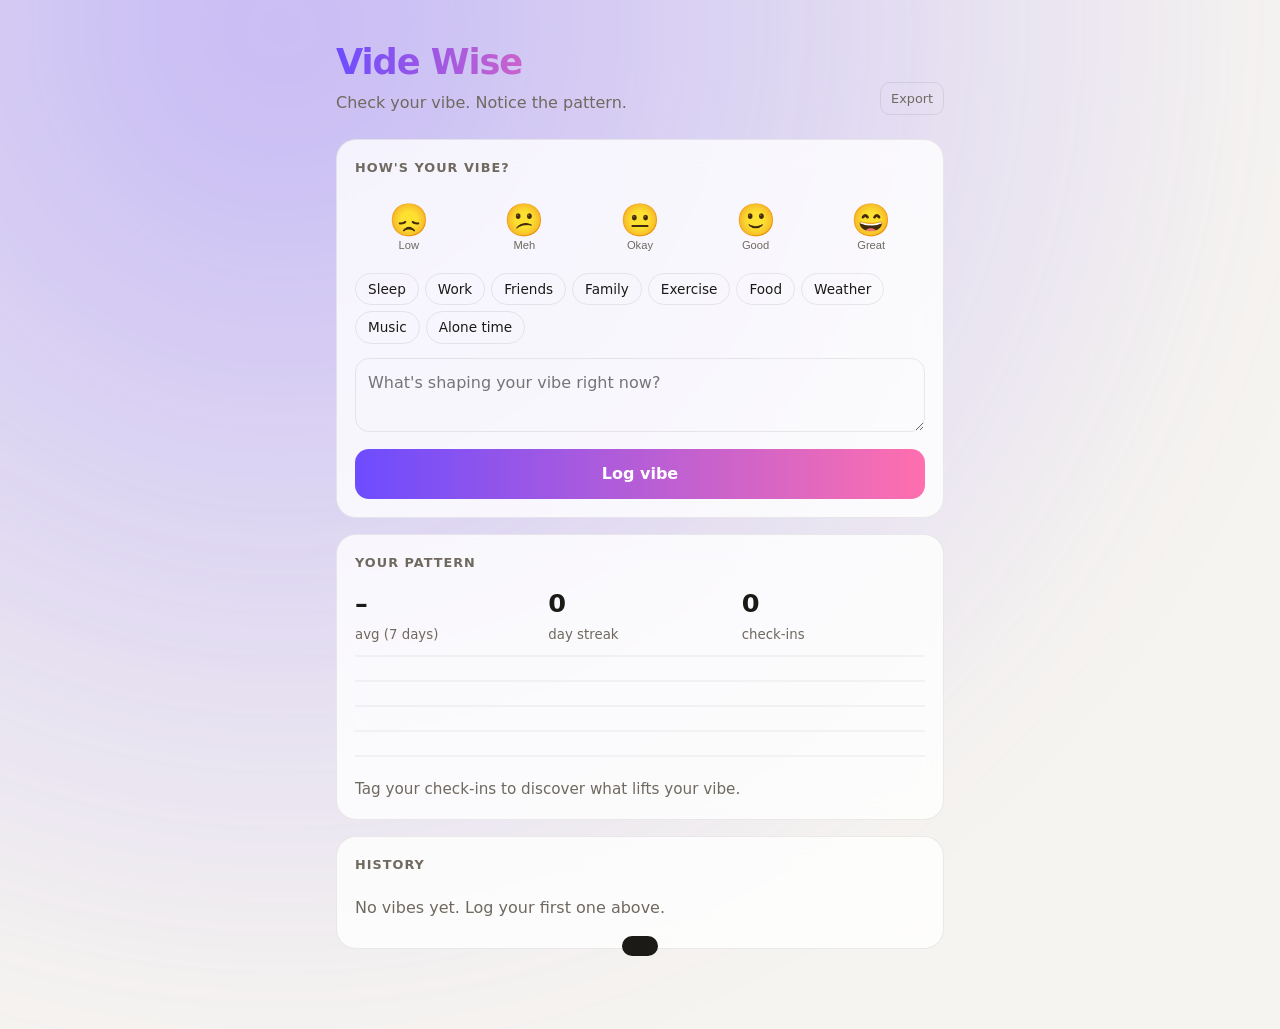
<file: index.html>
<!doctype html>
<html lang="en">
<head>
<meta charset="utf-8">
<meta name="viewport" content="width=device-width,initial-scale=1">
<title>Vide Wise</title>
<style>
:root{--bg:#f6f4f0;--fg:#1c1a17;--muted:#6f695f;--card:#ffffffcc;--line:#00000014;--accent:#6d4cff;--accent2:#ff6fae}
@media (prefers-color-scheme:dark){:root{--bg:#100f14;--fg:#efebe5;--muted:#9a948b;--card:#1d1b24cc;--line:#ffffff14;--accent:#9b85ff;--accent2:#ff8cc0}}
*{box-sizing:border-box}html,body{margin:0}
body{background:var(--bg);color:var(--fg);font:16px/1.5 system-ui,-apple-system,"Segoe UI",sans-serif;min-height:100vh;transition:background .6s}
#glow{position:fixed;inset:-20vmax;z-index:-1;filter:blur(80px);opacity:.35;transition:background .8s}
main{max-width:640px;margin:0 auto;padding:36px 16px 64px}
header{display:flex;justify-content:space-between;align-items:end;gap:12px;margin-bottom:24px}
h1{margin:0;font-size:2.2rem;letter-spacing:-.03em;background:linear-gradient(90deg,var(--accent),var(--accent2));-webkit-background-clip:text;background-clip:text;color:transparent}
.sub{color:var(--muted);margin:2px 0 0}
.card{background:var(--card);backdrop-filter:blur(12px);border:1px solid var(--line);border-radius:20px;padding:18px;margin-bottom:16px}
h2{font-size:.8rem;text-transform:uppercase;letter-spacing:.08em;color:var(--muted);margin:0 0 12px}
.moods{display:grid;grid-template-columns:repeat(5,1fr);gap:8px}
.moods button{font-size:2rem;padding:10px 0 6px;border:2px solid transparent;border-radius:16px;background:transparent;cursor:pointer;transition:transform .15s,border-color .15s;color:var(--fg)}
.moods button span{display:block;font-size:.7rem;color:var(--muted)}
.moods button:hover{transform:translateY(-3px)}
.moods button.on{border-color:var(--accent);transform:scale(1.06)}
.tags{display:flex;flex-wrap:wrap;gap:6px;margin-top:14px}
.tags button{border:1px solid var(--line);background:transparent;color:var(--fg);border-radius:999px;padding:5px 12px;font:inherit;font-size:.85rem;cursor:pointer}
.tags button.on{background:var(--accent);border-color:var(--accent);color:#fff}
textarea{width:100%;margin:14px 0 10px;padding:12px;border-radius:14px;border:1px solid var(--line);background:transparent;color:var(--fg);font:inherit;min-height:70px;resize:vertical}
.primary{width:100%;background:linear-gradient(90deg,var(--accent),var(--accent2));color:#fff;border:0;border-radius:14px;padding:13px;font:inherit;font-weight:700;cursor:pointer}
.stats{display:grid;grid-template-columns:repeat(3,1fr);gap:10px}
.stat b{display:block;font-size:1.6rem}.stat small{color:var(--muted)}
svg{width:100%;height:120px;display:block}
.insight{margin:12px 0 0;color:var(--muted);font-size:.95rem}
ul{list-style:none;padding:0;margin:0}
li{display:flex;gap:12px;padding:10px 0;border-top:1px solid var(--line);align-items:start}
li:first-child{border-top:0}li .e{font-size:1.6rem}li small{color:var(--muted);display:block}
li .t{font-size:.75rem;color:var(--accent)}li .x{margin-left:auto;background:none;border:0;color:var(--muted);cursor:pointer;font-size:1.1rem}
.ghost{background:none;border:1px solid var(--line);color:var(--muted);border-radius:10px;padding:6px 10px;font:inherit;font-size:.8rem;cursor:pointer}
#toast{position:fixed;left:50%;bottom:24px;transform:translateX(-50%) translateY(80px);background:var(--fg);color:var(--bg);padding:10px 18px;border-radius:999px;transition:transform .3s}
#toast.show{transform:translateX(-50%) translateY(0)}
</style>
</head>
<body>
<div id="glow"></div>
<main>
<header><div><h1>Vide Wise</h1><p class="sub">Check your vibe. Notice the pattern.</p></div><button class="ghost" id="export">Export</button></header>

<section class="card">
<h2>How's your vibe?</h2>
<div class="moods" id="moods"></div>
<div class="tags" id="tags"></div>
<textarea id="note" placeholder="What's shaping your vibe right now?"></textarea>
<button class="primary" id="save">Log vibe</button>
</section>

<section class="card">
<h2>Your pattern</h2>
<div class="stats">
<div class="stat"><b id="sAvg">–</b><small>avg (7 days)</small></div>
<div class="stat"><b id="sStreak">0</b><small>day streak</small></div>
<div class="stat"><b id="sCount">0</b><small>check-ins</small></div>
</div>
<svg id="chart" viewBox="0 0 300 120" preserveAspectRatio="none"></svg>
<p class="insight" id="insight">Log a few vibes to see insights.</p>
</section>

<section class="card">
<h2>History</h2>
<ul id="log"></ul>
</section>
</main>
<div id="toast"></div>
<script>
const M=[["😞","Low","#5b6b8c"],["😕","Meh","#7a7fa8"],["😐","Okay","#a49b8a"],["🙂","Good","#e2a24a"],["😄","Great","#ff6fae"]];
const T=["Sleep","Work","Friends","Family","Exercise","Food","Weather","Music","Alone time"];
let pick=null,tags=new Set();
const $=id=>document.getElementById(id);
const get=()=>{try{return JSON.parse(localStorage.vw||"[]")}catch{return[]}};
const put=v=>{try{localStorage.vw=JSON.stringify(v)}catch{}};
const esc=s=>s.replace(/[<>&"]/g,c=>({"<":"&lt;",">":"&gt;","&":"&amp;",'"':"&quot;"}[c]));
const day=t=>new Date(t).toDateString();
function toast(m){const e=$("toast");e.textContent=m;e.classList.add("show");setTimeout(()=>e.classList.remove("show"),1800)}
function glow(i){const c=i==null?"#6d4cff":M[i][2];$("glow").style.background=`radial-gradient(circle at 30% 20%,${c},transparent 60%)`}

M.forEach(([e,l],i)=>{const b=document.createElement("button");b.innerHTML=`${e}<span>${l}</span>`;b.onclick=()=>{pick=i;[...$("moods").children].forEach((c,j)=>c.classList.toggle("on",j===i));glow(i)};$("moods").append(b)});
T.forEach(t=>{const b=document.createElement("button");b.textContent=t;b.onclick=()=>{tags.has(t)?tags.delete(t):tags.add(t);b.classList.toggle("on")};$("tags").append(b)});

function stats(d){
 $("sCount").textContent=d.length;
 const wk=d.filter(x=>Date.now()-x.t<7*864e5);
 $("sAvg").textContent=wk.length?M[Math.round(wk.reduce((a,x)=>a+x.m,0)/wk.length)][0]:"–";
 const days=new Set(d.map(x=>day(x.t)));let s=0,c=new Date();
 if(!days.has(c.toDateString()))c.setDate(c.getDate()-1);
 while(days.has(c.toDateString())){s++;c.setDate(c.getDate()-1)}
 $("sStreak").textContent=s;
 // chart: daily average for last 14 days
 const pts=[];for(let i=13;i>=0;i--){const dt=new Date();dt.setDate(dt.getDate()-i);const v=d.filter(x=>day(x.t)===dt.toDateString());pts.push(v.length?v.reduce((a,x)=>a+x.m,0)/v.length:null)}
 const xy=pts.map((v,i)=>v==null?null:[i*300/13,110-v*25]).filter(Boolean);
 const path=xy.map((p,i)=>(i?"L":"M")+p.join(",")).join("");
 $("chart").innerHTML=`<defs><linearGradient id="g" x1="0" x2="1"><stop offset="0" stop-color="var(--accent)"/><stop offset="1" stop-color="var(--accent2)"/></linearGradient></defs>`+
  [0,1,2,3,4].map(i=>`<line x1="0" x2="300" y1="${110-i*25}" y2="${110-i*25}" stroke="var(--line)"/>`).join("")+
  (xy.length>1?`<path d="${path}" fill="none" stroke="url(#g)" stroke-width="3" stroke-linecap="round" stroke-linejoin="round" vector-effect="non-scaling-stroke"/>`:"")+
  xy.map(p=>`<circle cx="${p[0]}" cy="${p[1]}" r="3.5" fill="var(--accent)"/>`).join("");
 // insight: tag with best/worst average
 const by={};d.forEach(x=>(x.g||[]).forEach(t=>(by[t]=by[t]||[]).push(x.m)));
 const r=Object.entries(by).filter(([,v])=>v.length>=2).map(([t,v])=>[t,v.reduce((a,b)=>a+b,0)/v.length]).sort((a,b)=>b[1]-a[1]);
 $("insight").textContent=r.length>=2?`✨ Your vibe is best around “${r[0][0]}” and lowest around “${r.at(-1)[0]}”.`:r.length?`✨ “${r[0][0]}” averages ${M[Math.round(r[0][1])][1].toLowerCase()}. Keep tagging for more insights.`:"Tag your check-ins to discover what lifts your vibe.";
}
function render(){
 const d=get();stats(d);
 $("log").innerHTML=d.length?d.slice(0,50).map((x,i)=>`<li><span class="e">${M[x.m][0]}</span><div>${x.n?esc(x.n):"<i>no note</i>"}${x.g&&x.g.length?`<div class="t">${x.g.map(esc).join(" · ")}</div>`:""}<small>${new Date(x.t).toLocaleString()}</small></div><button class="x" data-i="${i}" aria-label="Delete">×</button></li>`).join(""):'<li style="color:var(--muted)">No vibes yet. Log your first one above.</li>';
}
$("log").onclick=e=>{const i=e.target.dataset.i;if(i==null)return;const d=get();d.splice(+i,1);put(d);render();toast("Deleted")};
$("save").onclick=()=>{if(pick===null)return toast("Pick a vibe first");
 put([{m:pick,n:$("note").value.trim(),g:[...tags],t:Date.now()},...get()]);
 $("note").value="";tags.clear();[...$("tags").children].forEach(b=>b.classList.remove("on"));
 render();toast(pick>=3?"Nice vibe ✨":"Logged. Be kind to yourself 💜")};
$("export").onclick=()=>{const a=document.createElement("a");a.href=URL.createObjectURL(new Blob([JSON.stringify(get(),null,2)],{type:"application/json"}));a.download="vide-wise.json";a.click()};
glow(null);render();
</script>
</body>
</html>
</file>
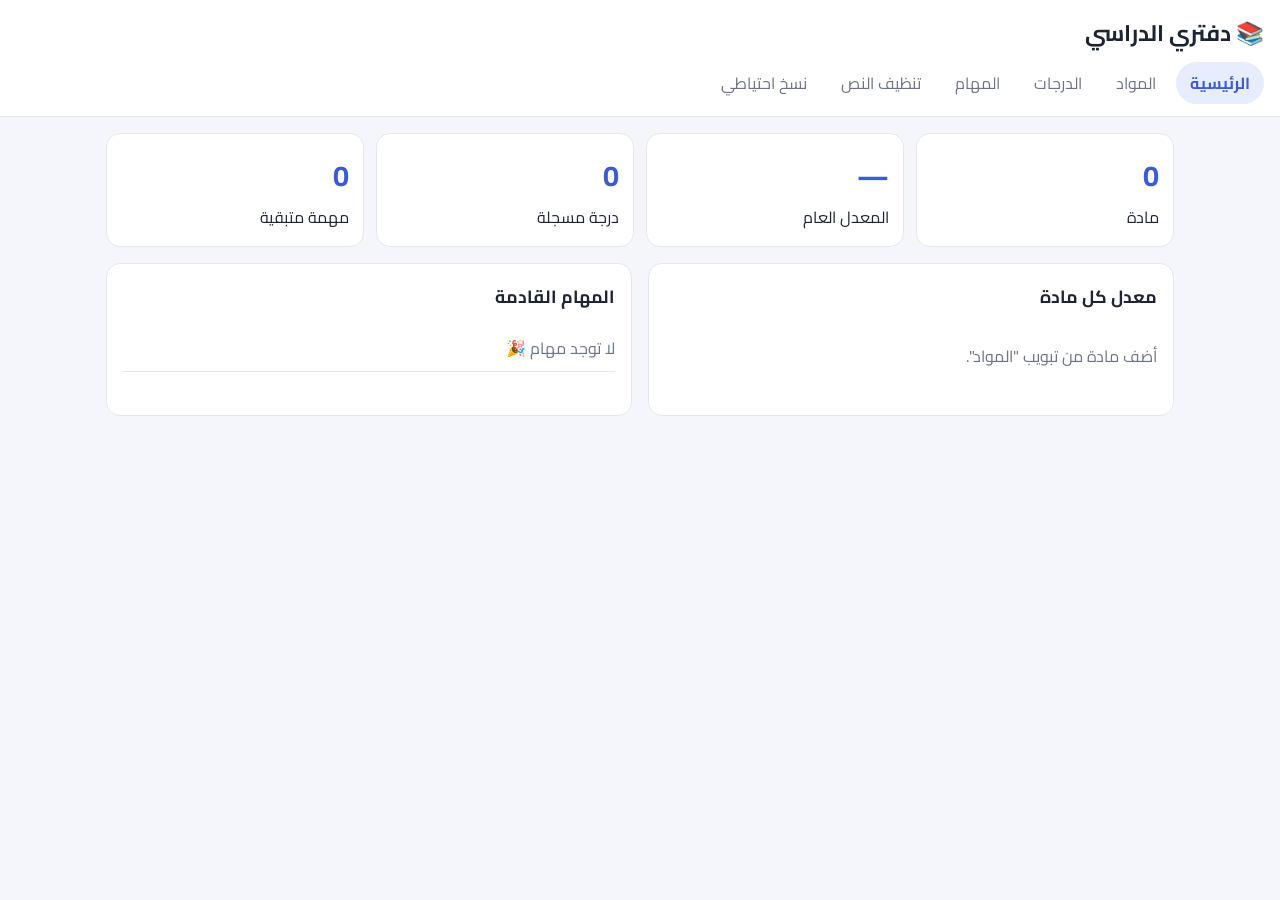
<file: study-notebook.html>
<!doctype html>
<html lang="ar" dir="rtl">
<head>
  <meta charset="utf-8">
  <meta name="viewport" content="width=device-width, initial-scale=1">
  <title>دفتري الدراسي</title>
  <link href="https://fonts.googleapis.com/css2?family=Cairo:wght@400;600;700&display=swap" rel="stylesheet">
  <style>
:root {
  --bg: #f4f6fb; --card: #fff; --text: #1d2433; --muted: #6b7385;
  --line: #e3e7ef; --accent: #3b5bdb; --accent-soft: #e7ecff;
  --good: #2f9e44; --mid: #e8890c; --bad: #e03131;
}
@media (prefers-color-scheme: dark) {
  :root { --bg: #12151c; --card: #1b2029; --text: #e6e9f0; --muted: #9aa3b5;
    --line: #2b3240; --accent: #7b93ff; --accent-soft: #252d45; }
}
* { box-sizing: border-box; }
body { margin: 0; font-family: "Cairo", system-ui, sans-serif; background: var(--bg); color: var(--text); }
.top { background: var(--card); border-bottom: 1px solid var(--line); padding: 12px 16px; position: sticky; top: 0; z-index: 5; }
.top h1 { margin: 0 0 8px; font-size: 1.4rem; }
.tabs { display: flex; gap: 6px; overflow-x: auto; }
.tab { border: 0; background: transparent; color: var(--muted); font: inherit; padding: 6px 14px; border-radius: 999px; cursor: pointer; white-space: nowrap; }
.tab.active { background: var(--accent-soft); color: var(--accent); font-weight: 700; }
main { max-width: 1100px; margin: 0 auto; padding: 16px; }
.panel { display: none; } .panel.active { display: block; }
.card { background: var(--card); border: 1px solid var(--line); border-radius: 14px; padding: 16px; margin-bottom: 16px; overflow-x: auto; }
.card h2 { margin: 0 0 12px; font-size: 1.1rem; }
.stats { display: grid; grid-template-columns: repeat(auto-fit, minmax(150px, 1fr)); gap: 12px; margin-bottom: 16px; }
.stat { background: var(--card); border: 1px solid var(--line); border-radius: 14px; padding: 14px; display: flex; flex-direction: column; }
.stat .num { font-size: 1.8rem; font-weight: 700; color: var(--accent); }
.grid2 { display: grid; grid-template-columns: repeat(auto-fit, minmax(300px, 1fr)); gap: 16px; }
.form { display: grid; grid-template-columns: repeat(auto-fit, minmax(180px, 1fr)); gap: 10px 14px; align-items: end; }
.form h2, .form .actions { grid-column: 1 / -1; }
label { display: flex; flex-direction: column; gap: 4px; font-size: .9rem; color: var(--muted); }
input, select, textarea { font: inherit; color: var(--text); background: var(--bg); border: 1px solid var(--line); border-radius: 8px; padding: 8px 10px; }
textarea { resize: vertical; width: 100%; }
.actions { display: flex; flex-wrap: wrap; gap: 8px; align-items: center; margin-top: 8px; }
.btn { font: inherit; border: 1px solid var(--accent); background: var(--accent); color: #fff; padding: 7px 16px; border-radius: 8px; cursor: pointer; display: inline-block; }
.btn.ghost { background: transparent; color: var(--accent); }
.btn.danger { background: transparent; border-color: var(--bad); color: var(--bad); }
.btn.sm { padding: 2px 10px; font-size: .85rem; }
table { width: 100%; border-collapse: collapse; }
th, td { text-align: start; padding: 8px; border-bottom: 1px solid var(--line); white-space: nowrap; }
th { color: var(--muted); font-weight: 600; font-size: .9rem; }
.list { list-style: none; margin: 0; padding: 0; }
.list li { padding: 8px 0; border-bottom: 1px solid var(--line); display: flex; gap: 8px; align-items: center; }
.list li .grow { flex: 1; }
.tasks li.done .grow { text-decoration: line-through; color: var(--muted); }
.tag { font-size: .8rem; background: var(--accent-soft); color: var(--accent); padding: 1px 8px; border-radius: 999px; }
.late { color: var(--bad); font-weight: 600; }
.bars .row { margin-bottom: 10px; }
.bars .lbl { display: flex; justify-content: space-between; font-size: .9rem; }
.bars .track { height: 10px; background: var(--line); border-radius: 99px; overflow: hidden; }
.bars .fill { height: 100%; border-radius: 99px; }
.good { color: var(--good); } .mid { color: var(--mid); } .bad { color: var(--bad); }
.muted { color: var(--muted); }
.opts { display: flex; flex-wrap: wrap; gap: 8px 18px; margin-bottom: 12px; }
.opts label { flex-direction: row; align-items: center; color: var(--text); }
.filter { max-width: 260px; margin-bottom: 8px; }
.empty { color: var(--muted); padding: 12px 0; }
.toast { position: fixed; bottom: 20px; left: 50%; transform: translateX(-50%); background: var(--text); color: var(--bg); padding: 8px 18px; border-radius: 8px; opacity: 0; transition: opacity .2s; pointer-events: none; }
.toast.show { opacity: 1; }
</style>
</head>
<body>
  <header class="top">
    <h1>📚 دفتري الدراسي</h1>
    <nav class="tabs">
      <button class="tab active" data-tab="dashboard">الرئيسية</button>
      <button class="tab" data-tab="courses">المواد</button>
      <button class="tab" data-tab="grades">الدرجات</button>
      <button class="tab" data-tab="tasks">المهام</button>
      <button class="tab" data-tab="cleaner">تنظيف النص</button>
      <button class="tab" data-tab="backup">نسخ احتياطي</button>
    </nav>
  </header>
  <main>
    <section id="dashboard" class="panel active">
      <div class="stats">
        <div class="stat"><span class="num" id="st-courses">0</span><span>مادة</span></div>
        <div class="stat"><span class="num" id="st-avg">—</span><span>المعدل العام</span></div>
        <div class="stat"><span class="num" id="st-grades">0</span><span>درجة مسجلة</span></div>
        <div class="stat"><span class="num" id="st-tasks">0</span><span>مهمة متبقية</span></div>
      </div>
      <div class="grid2">
        <div class="card"><h2>معدل كل مادة</h2><div id="course-bars" class="bars"></div></div>
        <div class="card"><h2>المهام القادمة</h2><ul id="upcoming" class="list"></ul></div>
      </div>
    </section>

    <section id="courses" class="panel">
      <form id="course-form" class="card form">
        <h2>إضافة مادة</h2>
        <input type="hidden" name="id">
        <label>اسم المادة <input name="name" required></label>
        <label>المدرّس <input name="teacher"></label>
        <label>الساعات / الوحدات <input name="credits" type="number" min="0" step="0.5" value="3"></label>
        <label>ملاحظات <input name="notes"></label>
        <div class="actions"><button type="submit" class="btn">حفظ</button><button type="reset" class="btn ghost">إلغاء</button></div>
      </form>
      <div class="card"><table id="course-table"><thead><tr><th>المادة</th><th>المدرّس</th><th>الساعات</th><th>المعدل</th><th></th></tr></thead><tbody></tbody></table></div>
    </section>

    <section id="grades" class="panel">
      <form id="grade-form" class="card form">
        <h2>إضافة درجة</h2>
        <input type="hidden" name="id">
        <label>المادة <select name="courseId" required class="course-select"></select></label>
        <label>النوع / العنوان <input name="title" required placeholder="امتحان شهري، كويز..."></label>
        <label>الدرجة <input name="score" type="number" step="0.01" min="0" required></label>
        <label>من <input name="max" type="number" step="0.01" min="0.01" value="100" required></label>
        <label>التاريخ <input name="date" type="date"></label>
        <div class="actions"><button type="submit" class="btn">حفظ</button><button type="reset" class="btn ghost">إلغاء</button></div>
      </form>
      <div class="card">
        <label class="filter">تصفية حسب المادة <select id="grade-filter" class="course-select" data-all="1"></select></label>
        <table id="grade-table"><thead><tr><th>المادة</th><th>العنوان</th><th>الدرجة</th><th>النسبة</th><th>التاريخ</th><th></th></tr></thead><tbody></tbody></table>
      </div>
    </section>

    <section id="tasks" class="panel">
      <form id="task-form" class="card form">
        <h2>إضافة مهمة / واجب</h2>
        <input type="hidden" name="id">
        <label>المادة <select name="courseId" class="course-select" data-none="1"></select></label>
        <label>المهمة <input name="title" required></label>
        <label>موعد التسليم <input name="due" type="date"></label>
        <div class="actions"><button type="submit" class="btn">حفظ</button><button type="reset" class="btn ghost">إلغاء</button></div>
      </form>
      <div class="card"><ul id="task-list" class="list tasks"></ul></div>
    </section>

    <section id="cleaner" class="panel">
      <div class="card">
        <h2>تنظيف النص من الرموز المخفية</h2>
        <p class="muted">يحذف الحروف غير المرئية (مسافات صفرية العرض، علامات اتجاه، BOM، شرطات ناعمة…) اللي بتيجي مع النصوص المنسوخة من المواقع أو أدوات الذكاء الاصطناعي، ويوحّد المسافات وعلامات التنصيص، ويشيل رموز Markdown لو حبيت.</p>
        <div class="opts">
          <label><input type="checkbox" id="o-invisible" checked> حذف الحروف المخفية</label>
          <label><input type="checkbox" id="o-spaces" checked> توحيد المسافات</label>
          <label><input type="checkbox" id="o-quotes" checked> توحيد علامات التنصيص والشرطات</label>
          <label><input type="checkbox" id="o-markdown"> حذف رموز Markdown (** # - `)</label>
          <label><input type="checkbox" id="o-emoji"> حذف الإيموجي</label>
          <label><input type="checkbox" id="o-tatweel"> حذف التطويل (ـ)</label>
        </div>
        <div class="grid2">
          <label>النص الأصلي<textarea id="c-in" rows="12" placeholder="الصق النص هنا..."></textarea></label>
          <label>النص بعد التنظيف<textarea id="c-out" rows="12" readonly></textarea></label>
        </div>
        <div class="actions">
          <button class="btn" id="c-run">نظّف</button>
          <button class="btn ghost" id="c-copy">نسخ النتيجة</button>
          <span id="c-report" class="muted"></span>
        </div>
      </div>
    </section>

    <section id="backup" class="panel">
      <div class="card">
        <h2>النسخ الاحتياطي</h2>
        <p class="muted">البيانات تُحفظ تلقائياً في المتصفح على جهازك. نزّل نسخة احتياطية حتى لا تضيع إذا مسحت بيانات المتصفح.</p>
        <div class="actions">
          <button class="btn" id="b-json">تنزيل نسخة (JSON)</button>
          <button class="btn ghost" id="b-csv">تصدير الدرجات (CSV / Excel)</button>
          <label class="btn ghost">استيراد نسخة<input type="file" id="b-import" accept=".json" hidden></label>
          <button class="btn danger" id="b-clear">مسح كل البيانات</button>
        </div>
      </div>
    </section>
  </main>
  <div id="toast" class="toast"></div>
  <script>
// دفتري الدراسي — كل البيانات محفوظة محلياً في المتصفح (localStorage)
const KEY = 'study-notebook-v1';
const $ = (s, r = document) => r.querySelector(s);
const $$ = (s, r = document) => [...r.querySelectorAll(s)];
const uid = () => Date.now().toString(36) + Math.random().toString(36).slice(2, 7);
const esc = (s) => String(s ?? '').replace(/[&<>"']/g, (c) => ({ '&': '&amp;', '<': '&lt;', '>': '&gt;', '"': '&quot;', "'": '&#39;' }[c]));

let db = load();
function load() {
  try { const d = JSON.parse(localStorage.getItem(KEY)); if (d && d.courses) return d; } catch {}
  return { courses: [], grades: [], tasks: [] };
}
function save() {
  try { localStorage.setItem(KEY, JSON.stringify(db)); } catch { toast('تعذّر الحفظ في المتصفح'); }
  render();
}
function toast(msg) {
  const t = $('#toast'); t.textContent = msg; t.classList.add('show');
  clearTimeout(toast.t); toast.t = setTimeout(() => t.classList.remove('show'), 1800);
}

// ---------- التبويبات ----------
$$('.tab').forEach((b) => b.addEventListener('click', () => {
  $$('.tab').forEach((x) => x.classList.toggle('active', x === b));
  $$('.panel').forEach((p) => p.classList.toggle('active', p.id === b.dataset.tab));
}));

// ---------- حسابات ----------
const courseName = (id) => db.courses.find((c) => c.id === id)?.name || '—';
const pct = (g) => (g.score / g.max) * 100;
function courseAvg(id) {
  const gs = db.grades.filter((g) => g.courseId === id);
  if (!gs.length) return null;
  const s = gs.reduce((a, g) => a + g.score, 0), m = gs.reduce((a, g) => a + g.max, 0);
  return (s / m) * 100;
}
function overallAvg() {
  let sum = 0, w = 0;
  db.courses.forEach((c) => { const a = courseAvg(c.id); if (a != null) { const cr = +c.credits || 1; sum += a * cr; w += cr; } });
  return w ? sum / w : null;
}
const cls = (p) => (p == null ? '' : p >= 75 ? 'good' : p >= 50 ? 'mid' : 'bad');
const fmt = (p) => (p == null ? '—' : p.toFixed(1) + '%');
const today = () => new Date().toISOString().slice(0, 10);

// ---------- العرض ----------
function render() {
  // قوائم المواد
  $$('.course-select').forEach((sel) => {
    const v = sel.value;
    let html = sel.dataset.all ? '<option value="">كل المواد</option>' : sel.dataset.none ? '<option value="">بدون مادة</option>' : '';
    html += db.courses.map((c) => `<option value="${c.id}">${esc(c.name)}</option>`).join('');
    sel.innerHTML = html; sel.value = v; if (sel.selectedIndex < 0) sel.selectedIndex = 0;
  });

  // الإحصائيات
  const pending = db.tasks.filter((t) => !t.done);
  $('#st-courses').textContent = db.courses.length;
  $('#st-grades').textContent = db.grades.length;
  $('#st-tasks').textContent = pending.length;
  const oa = overallAvg(); $('#st-avg').textContent = fmt(oa); $('#st-avg').className = 'num ' + cls(oa);

  $('#course-bars').innerHTML = db.courses.length ? db.courses.map((c) => {
    const a = courseAvg(c.id);
    return `<div class="row"><div class="lbl"><span>${esc(c.name)}</span><span class="${cls(a)}">${fmt(a)}</span></div>
      <div class="track"><div class="fill" style="width:${a ?? 0}%;background:var(--${cls(a) || 'line'})"></div></div></div>`;
  }).join('') : '<p class="empty">أضف مادة من تبويب "المواد".</p>';

  const up = [...pending].sort((a, b) => (a.due || '9999').localeCompare(b.due || '9999')).slice(0, 6);
  $('#upcoming').innerHTML = up.length ? up.map(taskItem).join('') : '<li class="empty">لا توجد مهام 🎉</li>';

  // جدول المواد
  $('#course-table tbody').innerHTML = db.courses.map((c) => {
    const a = courseAvg(c.id);
    return `<tr><td>${esc(c.name)}</td><td>${esc(c.teacher)}</td><td>${esc(c.credits)}</td><td class="${cls(a)}">${fmt(a)}</td>
      <td><button class="btn ghost sm" data-edit="courses" data-id="${c.id}">تعديل</button> <button class="btn danger sm" data-del="courses" data-id="${c.id}">حذف</button></td></tr>`;
  }).join('') || '<tr><td colspan="5" class="empty">لا توجد مواد بعد</td></tr>';

  // جدول الدرجات
  const f = $('#grade-filter').value;
  const gs = db.grades.filter((g) => !f || g.courseId === f).sort((a, b) => (b.date || '').localeCompare(a.date || ''));
  $('#grade-table tbody').innerHTML = gs.map((g) => `<tr><td>${esc(courseName(g.courseId))}</td><td>${esc(g.title)}</td>
      <td>${g.score} / ${g.max}</td><td class="${cls(pct(g))}">${fmt(pct(g))}</td><td>${esc(g.date)}</td>
      <td><button class="btn ghost sm" data-edit="grades" data-id="${g.id}">تعديل</button> <button class="btn danger sm" data-del="grades" data-id="${g.id}">حذف</button></td></tr>`).join('')
    || '<tr><td colspan="6" class="empty">لا توجد درجات</td></tr>';

  // المهام
  const ts = [...db.tasks].sort((a, b) => a.done - b.done || (a.due || '9999').localeCompare(b.due || '9999'));
  $('#task-list').innerHTML = ts.length ? ts.map((t) => taskItem(t, true)).join('') : '<li class="empty">لا توجد مهام</li>';
}
function taskItem(t, full) {
  const late = !t.done && t.due && t.due < today();
  return `<li class="${t.done ? 'done' : ''}"><input type="checkbox" data-toggle="${t.id}" ${t.done ? 'checked' : ''}>
    <span class="grow">${esc(t.title)} ${t.courseId ? `<span class="tag">${esc(courseName(t.courseId))}</span>` : ''}</span>
    <span class="${late ? 'late' : 'muted'}">${esc(t.due || '')}</span>
    ${full ? `<button class="btn ghost sm" data-edit="tasks" data-id="${t.id}">تعديل</button> <button class="btn danger sm" data-del="tasks" data-id="${t.id}">حذف</button>` : ''}</li>`;
}

// ---------- النماذج ----------
const forms = { courses: '#course-form', grades: '#grade-form', tasks: '#task-form' };
const numeric = ['credits', 'score', 'max'];
Object.entries(forms).forEach(([col, sel]) => {
  const form = $(sel);
  form.addEventListener('submit', (e) => {
    e.preventDefault();
    const data = Object.fromEntries(new FormData(form));
    numeric.forEach((k) => { if (k in data) data[k] = parseFloat(data[k]) || 0; });
    if (col === 'grades' && !data.courseId) return toast('أضف مادة أولاً');
    const list = db[col];
    if (data.id) { const i = list.findIndex((x) => x.id === data.id); list[i] = { ...list[i], ...data }; }
    else list.push({ ...data, id: uid(), ...(col === 'tasks' ? { done: false } : {}) });
    form.reset(); form.elements.id.value = '';
    save(); toast('تم الحفظ ✔');
  });
  form.addEventListener('reset', () => setTimeout(() => { form.elements.id.value = ''; }));
});

document.addEventListener('click', (e) => {
  const d = e.target.closest('[data-del]');
  if (d) {
    const { del: col, id } = d.dataset;
    const msg = col === 'courses' ? 'حذف المادة وكل درجاتها ومهامها؟' : 'متأكد من الحذف؟';
    if (!confirm(msg)) return;
    db[col] = db[col].filter((x) => x.id !== id);
    if (col === 'courses') { db.grades = db.grades.filter((g) => g.courseId !== id); db.tasks = db.tasks.filter((t) => t.courseId !== id); }
    save(); return;
  }
  const ed = e.target.closest('[data-edit]');
  if (ed) {
    const { edit: col, id } = ed.dataset;
    const item = db[col].find((x) => x.id === id), form = $(forms[col]);
    Object.entries(item).forEach(([k, v]) => { if (form.elements[k]) form.elements[k].value = v; });
    form.scrollIntoView({ behavior: 'smooth' });
  }
});
document.addEventListener('change', (e) => {
  if (e.target.dataset.toggle) { const t = db.tasks.find((x) => x.id === e.target.dataset.toggle); t.done = e.target.checked; save(); }
});
$('#grade-filter').addEventListener('change', render);

// ---------- تنظيف النص ----------
const INVISIBLE = /[​-‏‪-‮⁠-⁤⁦-⁩⁪-⁯﻿­᠎͏؜︀-️]/g;
const ODD_SPACES = /[   -   　]/g;
function cleanText(s, o) {
  const report = {};
  const rep = (name, re, to) => { const m = s.match(re); if (m) report[name] = (report[name] || 0) + m.length; s = s.replace(re, to); };
  if (o.invisible) rep('حرف مخفي', INVISIBLE, '');
  if (o.spaces) {
    rep('مسافة غير عادية', ODD_SPACES, ' ');
    s = s.replace(/\r\n?/g, '\n').replace(/[ \t]+\n/g, '\n').replace(/ {2,}/g, ' ').replace(/\n{3,}/g, '\n\n');
  }
  if (o.quotes) {
    rep('علامة تنصيص', /[“”„«»]/g, '"');
    rep('علامة تنصيص', /[‘’‚]/g, "'");
    rep('شرطة', /[–—−]/g, '-');
    rep('نقاط', /…/g, '...');
  }
  if (o.markdown) {
    rep('رمز Markdown', /^#{1,6}\s+/gm, '');
    rep('رمز Markdown', /(\*\*|__)(.+?)\1/g, '$2');
    rep('رمز Markdown', /`{1,3}/g, '');
    rep('رمز Markdown', /^\s*[-*+]\s+/gm, '• ');
    rep('رمز Markdown', /^\s*>\s?/gm, '');
  }
  if (o.emoji) rep('إيموجي', /[\p{Extended_Pictographic}\u{1F3FB}-\u{1F3FF}]/gu, '');
  if (o.tatweel) rep('تطويل', /ـ/g, '');
  return { text: s.trim(), report };
}
$('#c-run').addEventListener('click', () => {
  const o = {}; ['invisible', 'spaces', 'quotes', 'markdown', 'emoji', 'tatweel'].forEach((k) => (o[k] = $('#o-' + k).checked));
  const { text, report } = cleanText($('#c-in').value, o);
  $('#c-out').value = text;
  const parts = Object.entries(report).map(([k, v]) => `${v} ${k}`);
  $('#c-report').textContent = parts.length ? 'تم حذف/تعديل: ' + parts.join('، ') : 'النص نظيف — مفيش حاجة اتشالت';
});
$('#c-copy').addEventListener('click', async () => {
  try { await navigator.clipboard.writeText($('#c-out').value); toast('تم النسخ ✔'); }
  catch { $('#c-out').select(); document.execCommand('copy'); toast('تم النسخ ✔'); }
});

// ---------- النسخ الاحتياطي ----------
function download(name, content, type) {
  const a = document.createElement('a');
  a.href = URL.createObjectURL(new Blob([content], { type }));
  a.download = name; a.click(); setTimeout(() => URL.revokeObjectURL(a.href), 1000);
}
$('#b-json').addEventListener('click', () => download(`study-backup-${today()}.json`, JSON.stringify(db, null, 2), 'application/json'));
$('#b-csv').addEventListener('click', () => {
  const q = (v) => `"${String(v ?? '').replace(/"/g, '""')}"`;
  const rows = [['المادة', 'العنوان', 'الدرجة', 'من', 'النسبة', 'التاريخ']]
    .concat(db.grades.map((g) => [courseName(g.courseId), g.title, g.score, g.max, pct(g).toFixed(1), g.date]));
  download(`grades-${today()}.csv`, '﻿' + rows.map((r) => r.map(q).join(',')).join('\n'), 'text/csv');
});
$('#b-import').addEventListener('change', async (e) => {
  const file = e.target.files[0]; if (!file) return;
  try {
    const d = JSON.parse(await file.text());
    if (!Array.isArray(d.courses) || !Array.isArray(d.grades) || !Array.isArray(d.tasks)) throw 0;
    if (!confirm('استبدال البيانات الحالية بالنسخة المستوردة؟')) return;
    db = d; save(); toast('تم الاستيراد ✔');
  } catch { toast('ملف غير صالح'); }
  e.target.value = '';
});
$('#b-clear').addEventListener('click', () => {
  if (confirm('هيتم مسح كل المواد والدرجات والمهام نهائياً. متأكد؟')) { db = { courses: [], grades: [], tasks: [] }; save(); }
});

render();
</script>
</body>
</html>
</file>
